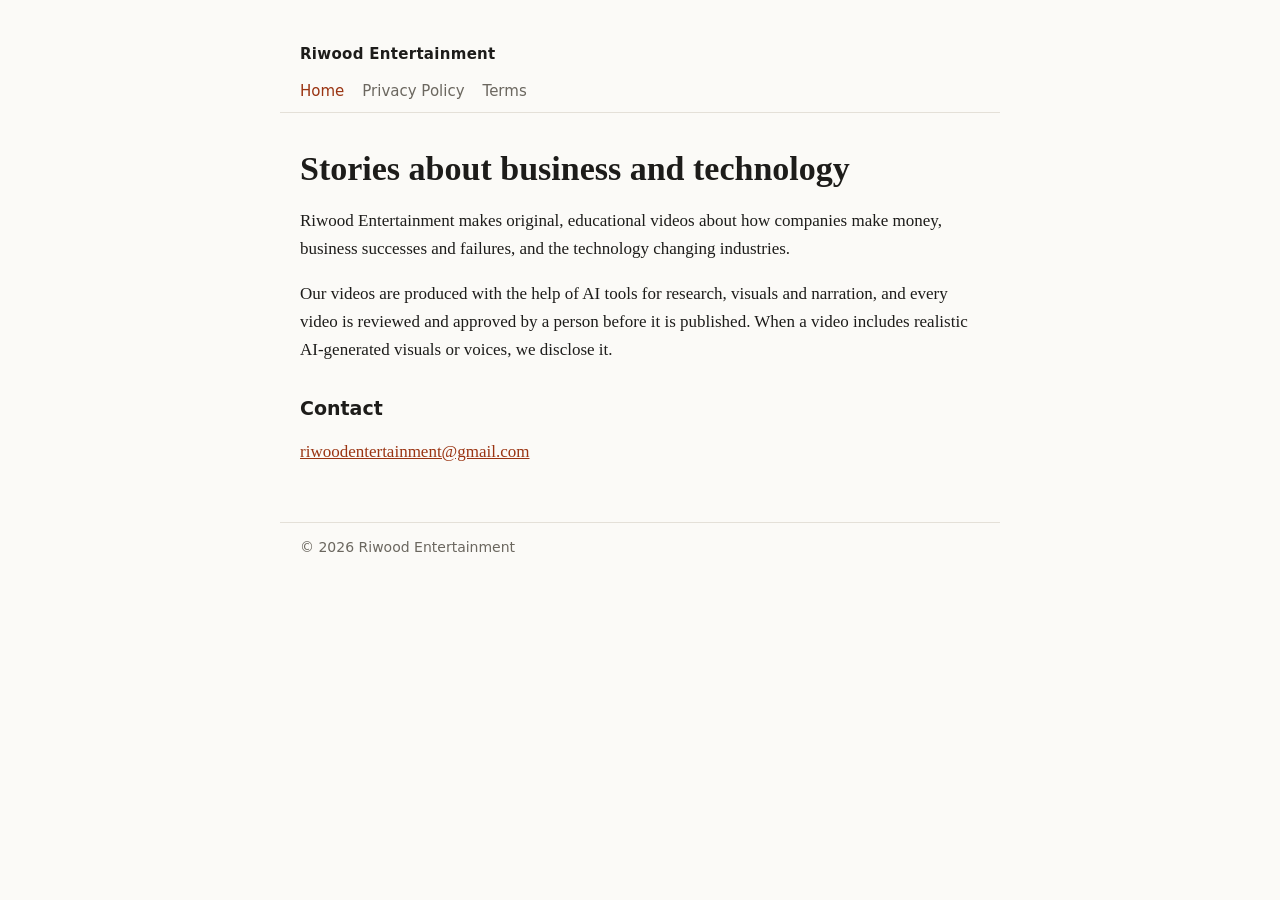
<file: index.html>
<!doctype html>
<html lang="en">
<head>
<meta charset="utf-8">
<meta name="viewport" content="width=device-width,initial-scale=1">
<title>Riwood Entertainment</title>
<meta name="description" content="Riwood Entertainment makes original videos about business, technology and the stories behind how companies make money.">
<link rel="stylesheet" href="style.css">
</head>
<body>
<header>
  <a class="brand" href="./">Riwood Entertainment</a>
  <nav><a href="./" aria-current="page">Home</a><a href="privacy.html">Privacy Policy</a><a href="terms.html">Terms</a></nav>
</header>
<main>
  <h1>Stories about business and technology</h1>
  <p>Riwood Entertainment makes original, educational videos about how companies make money, business successes and failures, and the technology changing industries.</p>
  <p>Our videos are produced with the help of AI tools for research, visuals and narration, and every video is reviewed and approved by a person before it is published. When a video includes realistic AI-generated visuals or voices, we disclose it.</p>
  <h2>Contact</h2>
  <p><a href="mailto:riwoodentertainment@gmail.com">riwoodentertainment@gmail.com</a></p>
</main>
<footer>© 2026 Riwood Entertainment</footer>
</body>
</html>
</file>
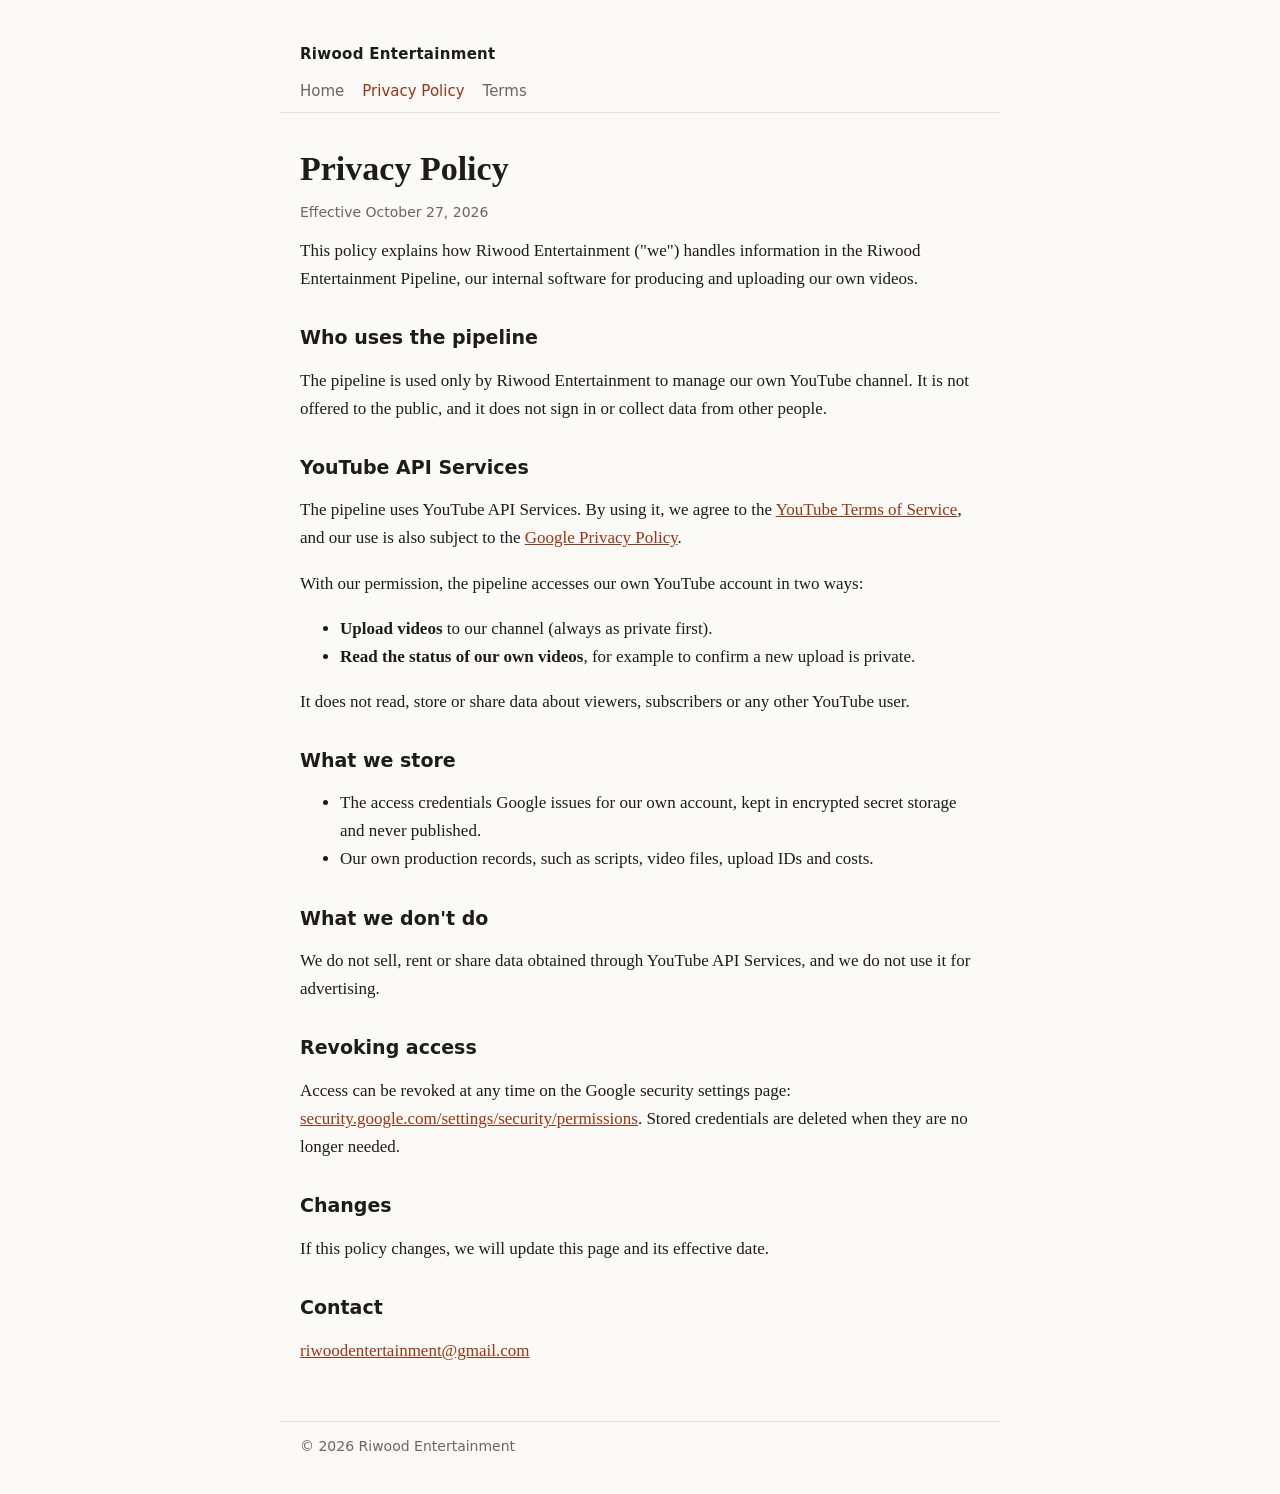
<file: privacy.html>
<!doctype html>
<html lang="en">
<head>
<meta charset="utf-8">
<meta name="viewport" content="width=device-width,initial-scale=1">
<title>Privacy Policy · Riwood Entertainment</title>
<link rel="stylesheet" href="style.css">
</head>
<body>
<header>
  <a class="brand" href="./">Riwood Entertainment</a>
  <nav><a href="./">Home</a><a href="privacy.html" aria-current="page">Privacy Policy</a><a href="terms.html">Terms</a></nav>
</header>
<main>
  <h1>Privacy Policy</h1>
  <p class="meta">Effective October 27, 2026</p>

  <p>This policy explains how Riwood Entertainment ("we") handles information in the Riwood Entertainment Pipeline, our internal software for producing and uploading our own videos.</p>

  <h2>Who uses the pipeline</h2>
  <p>The pipeline is used only by Riwood Entertainment to manage our own YouTube channel. It is not offered to the public, and it does not sign in or collect data from other people.</p>

  <h2>YouTube API Services</h2>
  <p>The pipeline uses YouTube API Services. By using it, we agree to the <a href="https://www.youtube.com/t/terms">YouTube Terms of Service</a>, and our use is also subject to the <a href="https://policies.google.com/privacy">Google Privacy Policy</a>.</p>
  <p>With our permission, the pipeline accesses our own YouTube account in two ways:</p>
  <ul>
    <li><strong>Upload videos</strong> to our channel (always as private first).</li>
    <li><strong>Read the status of our own videos</strong>, for example to confirm a new upload is private.</li>
  </ul>
  <p>It does not read, store or share data about viewers, subscribers or any other YouTube user.</p>

  <h2>What we store</h2>
  <ul>
    <li>The access credentials Google issues for our own account, kept in encrypted secret storage and never published.</li>
    <li>Our own production records, such as scripts, video files, upload IDs and costs.</li>
  </ul>

  <h2>What we don't do</h2>
  <p>We do not sell, rent or share data obtained through YouTube API Services, and we do not use it for advertising.</p>

  <h2>Revoking access</h2>
  <p>Access can be revoked at any time on the Google security settings page: <a href="https://security.google.com/settings/security/permissions">security.google.com/settings/security/permissions</a>. Stored credentials are deleted when they are no longer needed.</p>

  <h2>Changes</h2>
  <p>If this policy changes, we will update this page and its effective date.</p>

  <h2>Contact</h2>
  <p><a href="mailto:riwoodentertainment@gmail.com">riwoodentertainment@gmail.com</a></p>
</main>
<footer>© 2026 Riwood Entertainment</footer>
</body>
</html>
</file>
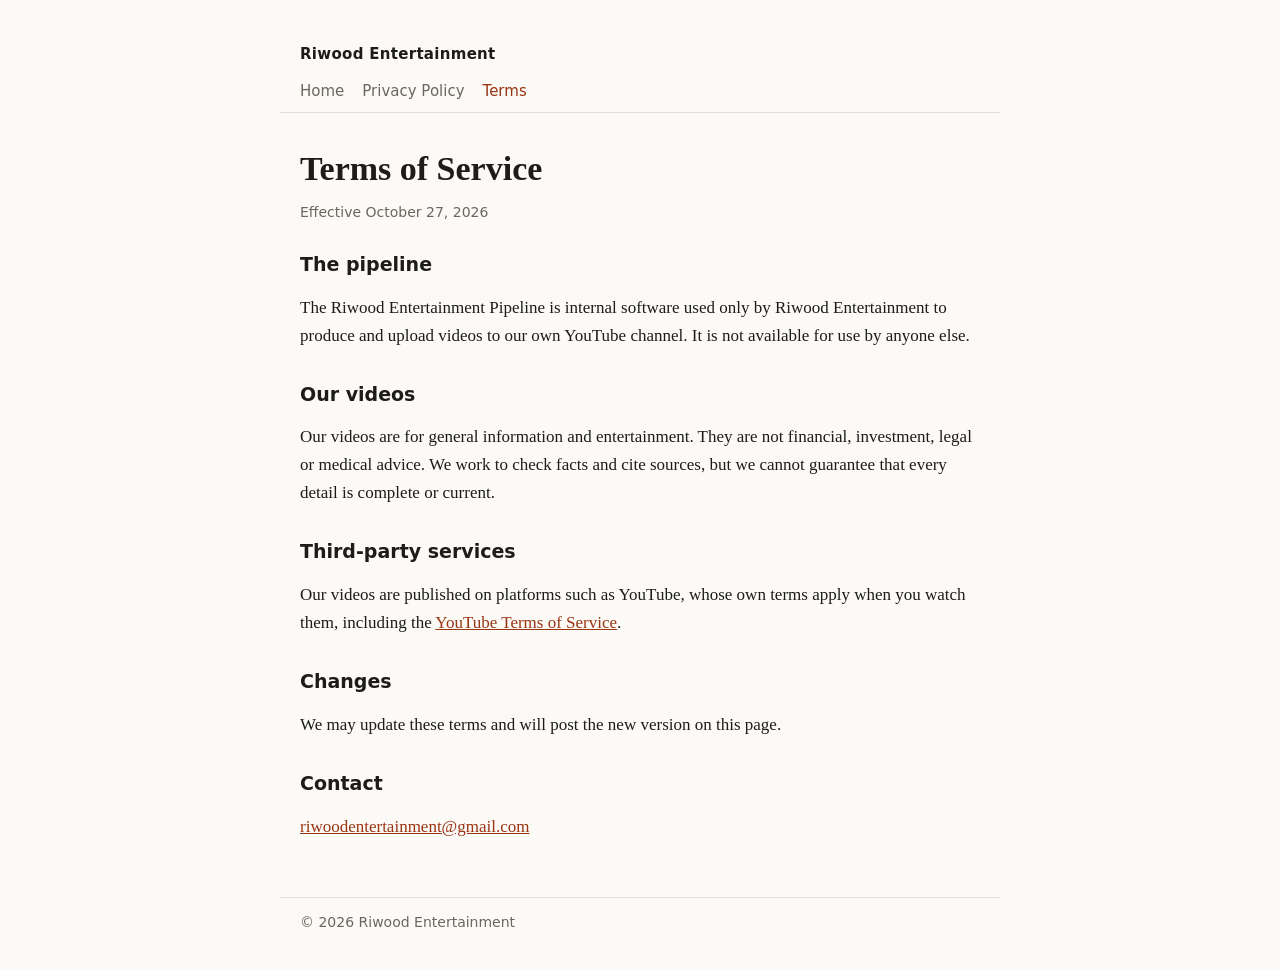
<file: terms.html>
<!doctype html>
<html lang="en">
<head>
<meta charset="utf-8">
<meta name="viewport" content="width=device-width,initial-scale=1">
<title>Terms of Service · Riwood Entertainment</title>
<link rel="stylesheet" href="style.css">
</head>
<body>
<header>
  <a class="brand" href="./">Riwood Entertainment</a>
  <nav><a href="./">Home</a><a href="privacy.html">Privacy Policy</a><a href="terms.html" aria-current="page">Terms</a></nav>
</header>
<main>
  <h1>Terms of Service</h1>
  <p class="meta">Effective October 27, 2026</p>

  <h2>The pipeline</h2>
  <p>The Riwood Entertainment Pipeline is internal software used only by Riwood Entertainment to produce and upload videos to our own YouTube channel. It is not available for use by anyone else.</p>

  <h2>Our videos</h2>
  <p>Our videos are for general information and entertainment. They are not financial, investment, legal or medical advice. We work to check facts and cite sources, but we cannot guarantee that every detail is complete or current.</p>

  <h2>Third-party services</h2>
  <p>Our videos are published on platforms such as YouTube, whose own terms apply when you watch them, including the <a href="https://www.youtube.com/t/terms">YouTube Terms of Service</a>.</p>

  <h2>Changes</h2>
  <p>We may update these terms and will post the new version on this page.</p>

  <h2>Contact</h2>
  <p><a href="mailto:riwoodentertainment@gmail.com">riwoodentertainment@gmail.com</a></p>
</main>
<footer>© 2026 Riwood Entertainment</footer>
</body>
</html>
</file>
<file: style.css>
:root{--bg:#fbfaf7;--fg:#1d1c1a;--muted:#6b675f;--line:#e4e0d8;--accent:#9a3412}
@media (prefers-color-scheme:dark){:root{--bg:#141312;--fg:#ece9e3;--muted:#a19c92;--line:#2d2b28;--accent:#fb923c}}
*{box-sizing:border-box}
body{margin:0;background:var(--bg);color:var(--fg);font:17px/1.65 Georgia,"Times New Roman",serif}
header,main,footer{max-width:720px;margin:0 auto;padding:0 20px}
header{padding-top:40px;padding-bottom:12px;border-bottom:1px solid var(--line)}
.brand{font:700 15px/1 system-ui,sans-serif;letter-spacing:.02em;color:var(--fg);text-decoration:none}
nav{margin-top:14px;font:15px system-ui,sans-serif}
nav a{color:var(--muted);margin-right:18px;text-decoration:none}
nav a:hover,nav a[aria-current]{color:var(--accent)}
h1{font-size:34px;line-height:1.2;margin:36px 0 8px}
h2{font:600 19px/1.3 system-ui,sans-serif;margin:32px 0 6px}
p,li{color:var(--fg)}
.meta{color:var(--muted);font:14px system-ui,sans-serif}
a{color:var(--accent)}
footer{margin-top:56px;padding-top:16px;padding-bottom:40px;border-top:1px solid var(--line);color:var(--muted);font:14px system-ui,sans-serif}
</file>
